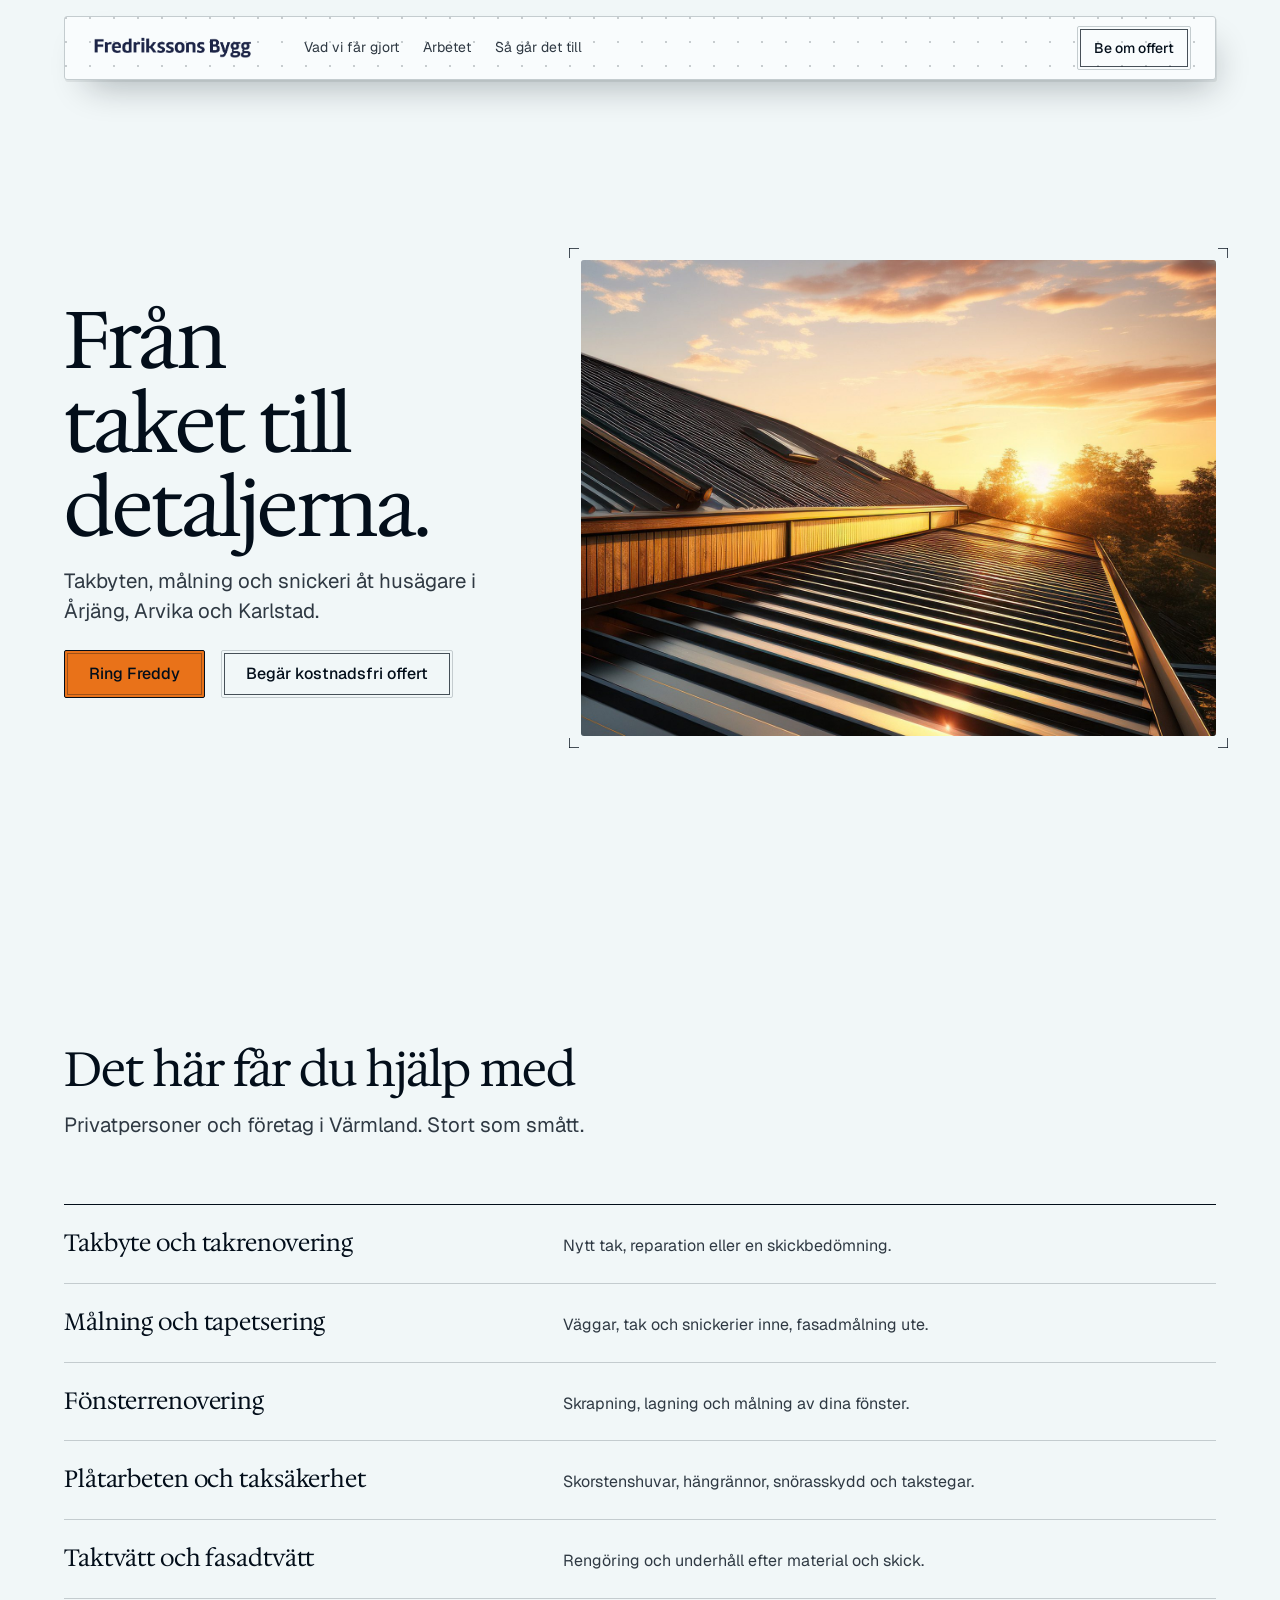
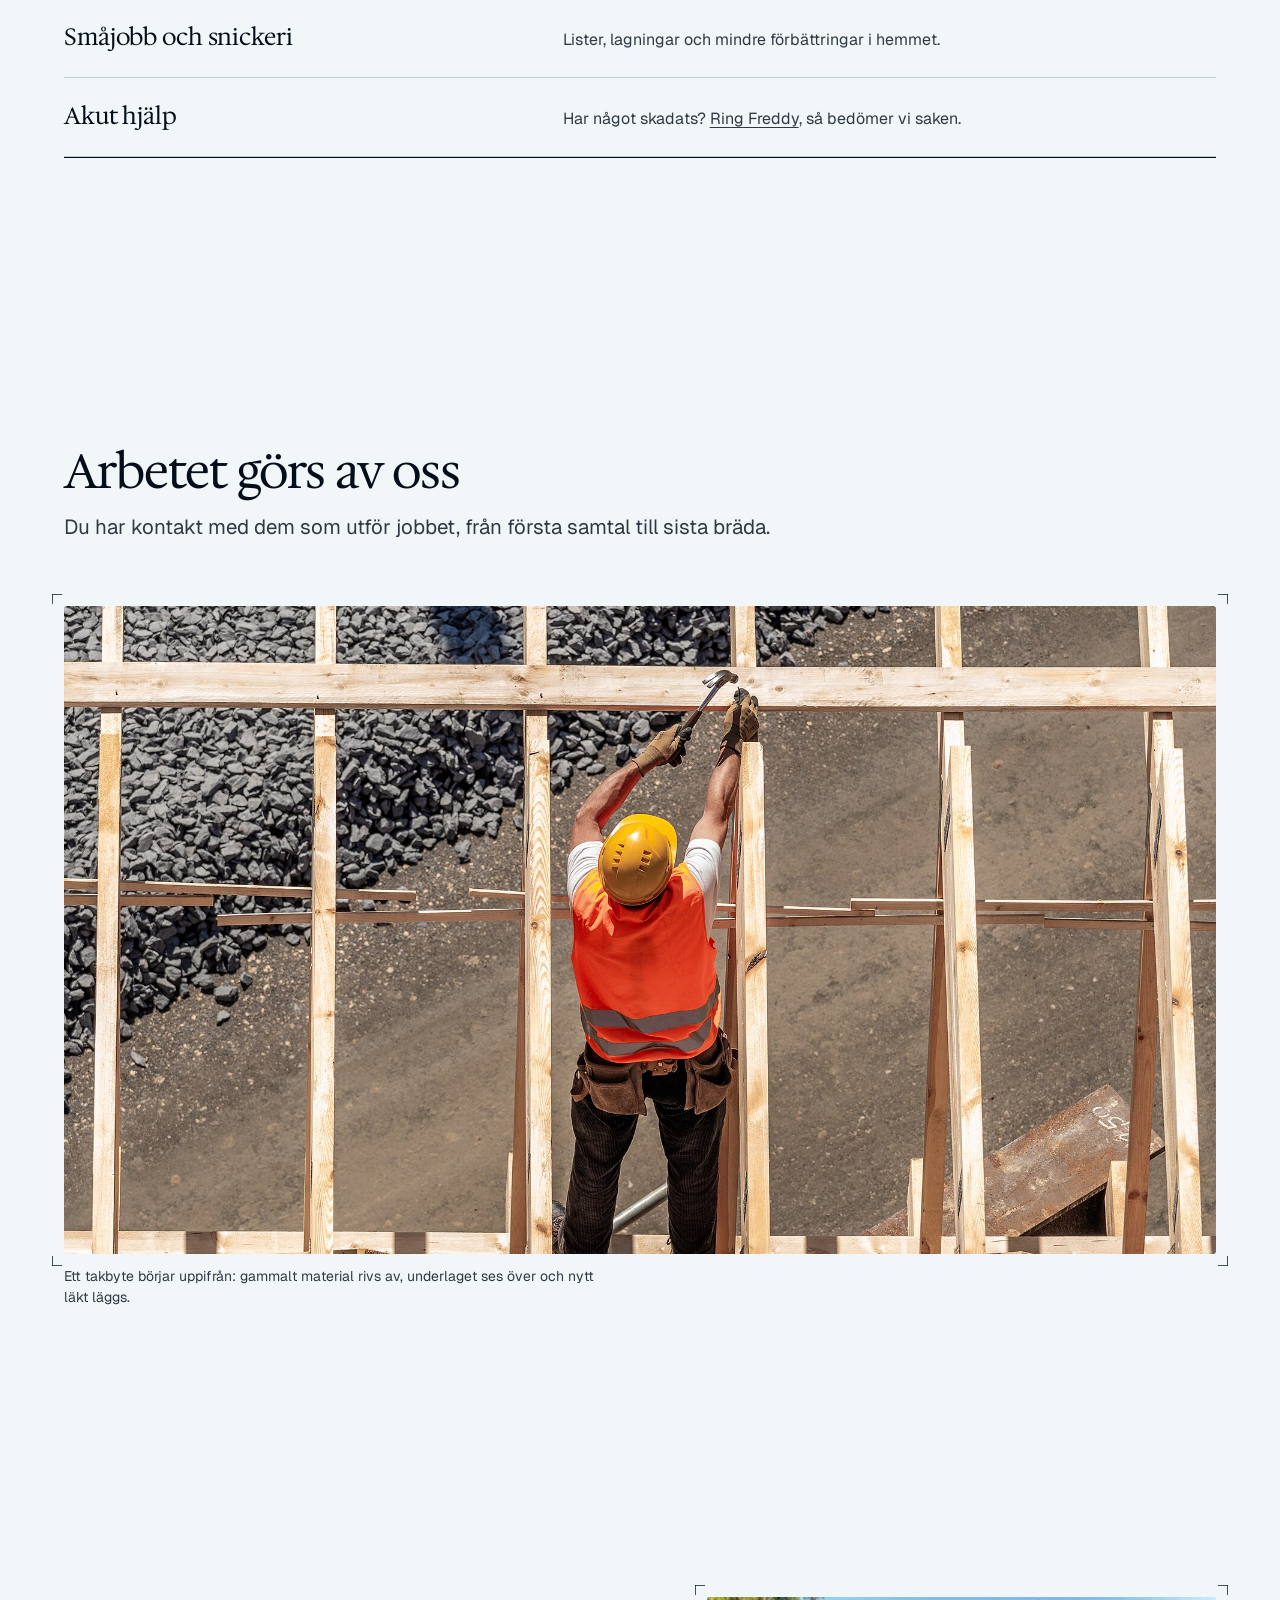
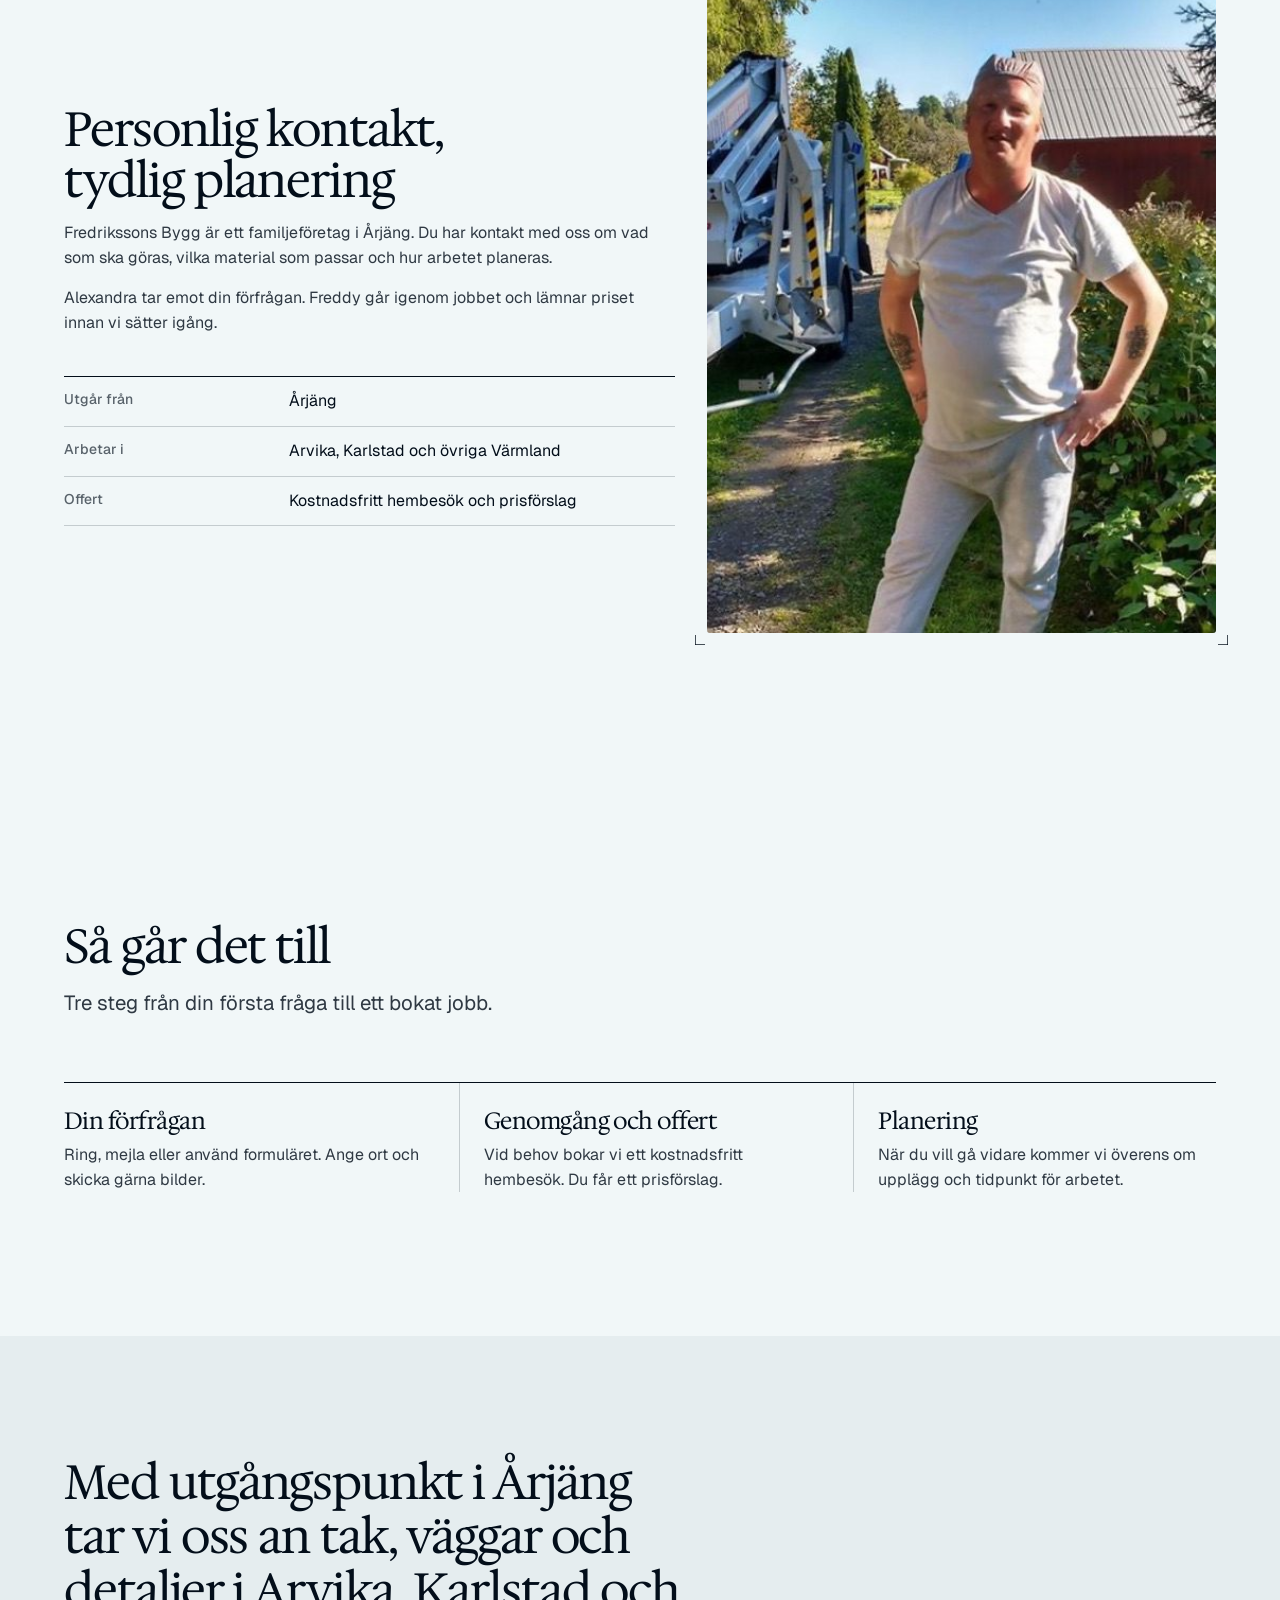
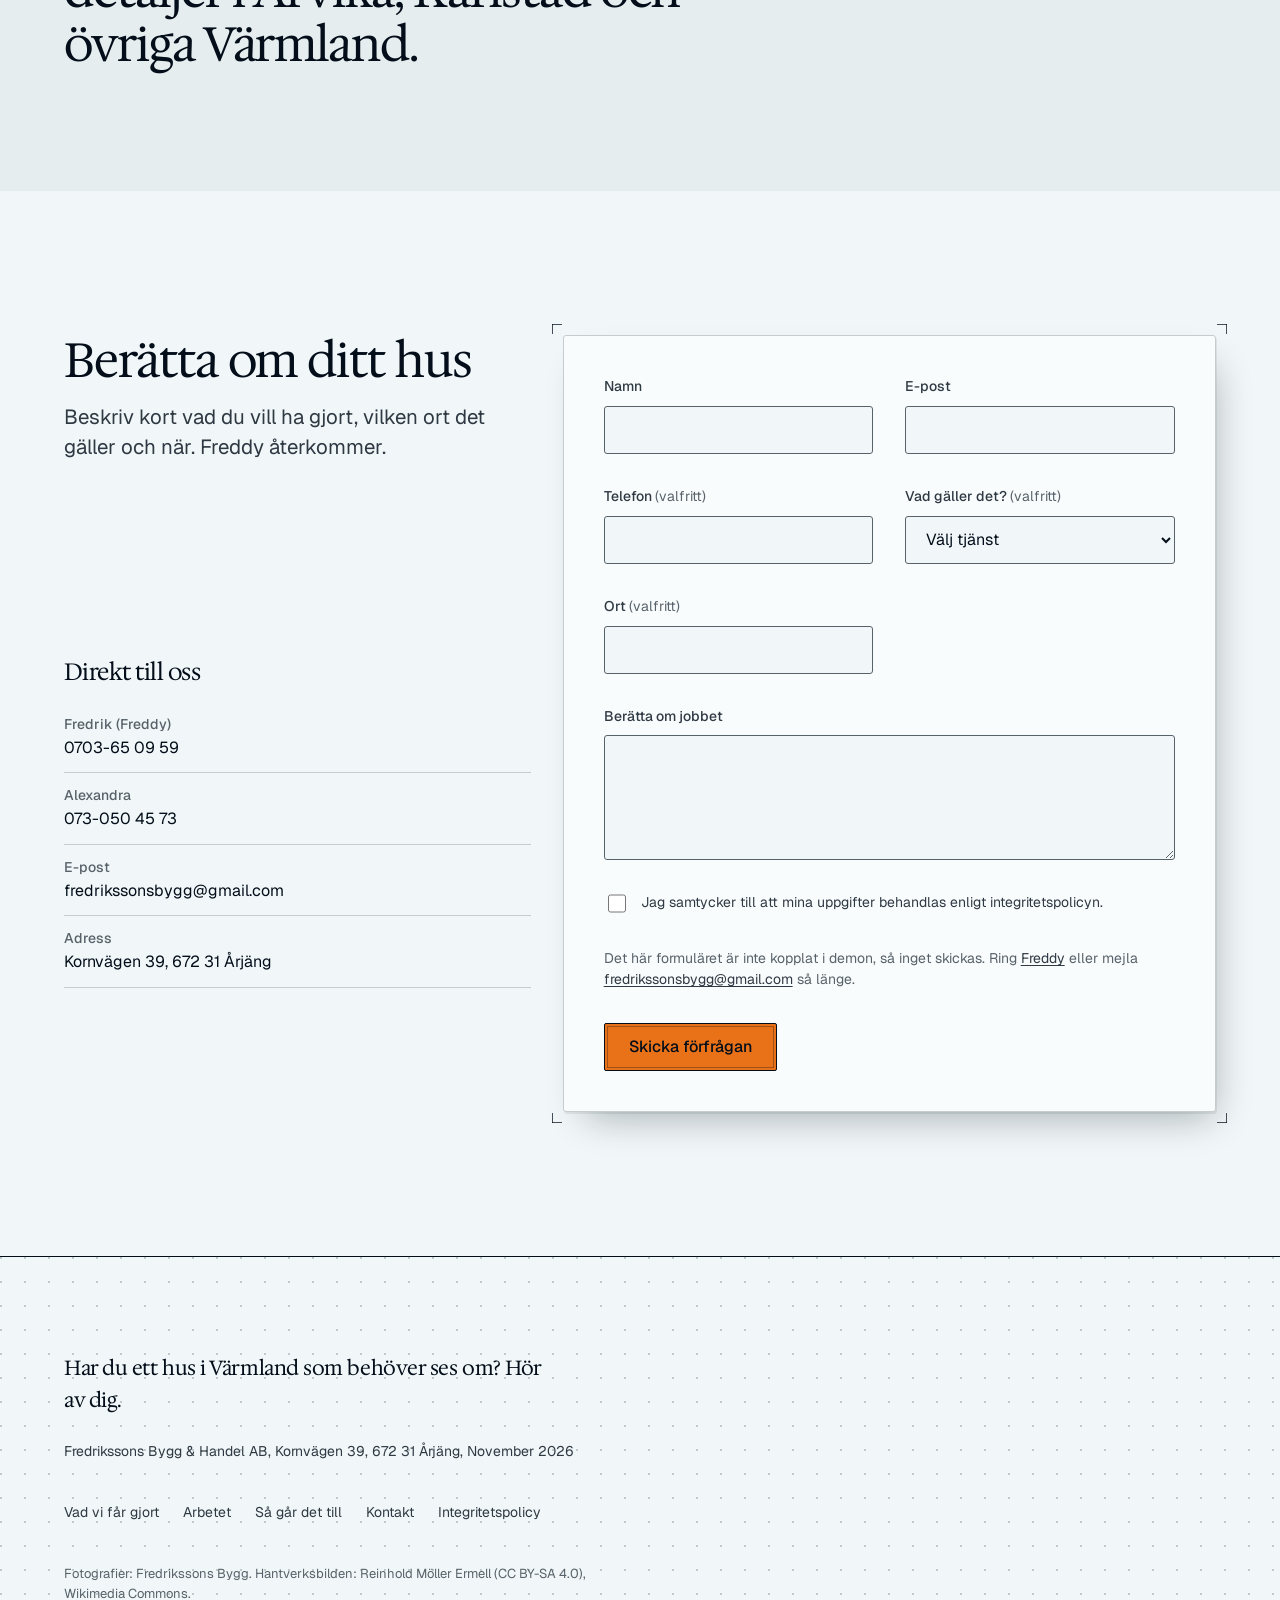
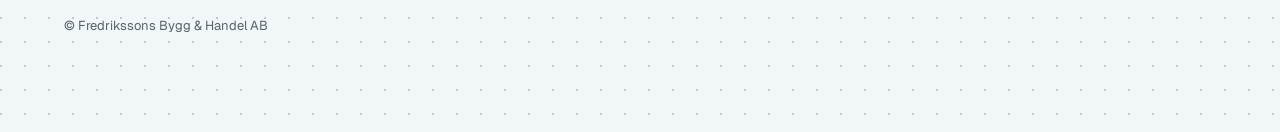
<file: index.html>
<!doctype html>
<html lang="sv">
<head>
<meta charset="utf-8">
<meta name="viewport" content="width=device-width, initial-scale=1">
<title>Fredrikssons Bygg: takbyte, målning och snickeri i Värmland</title>
<meta name="description" content="Familjeföretag i Årjäng. Takbyte, målning, fönsterrenovering och småjobb åt husägare i Arvika, Karlstad och övriga Värmland. Kostnadsfri offert.">
<meta name="theme-color" content="#f4f6f7">
<link rel="icon" href="files/favicon.png" type="image/png">
<meta property="og:type" content="website">
<meta property="og:title" content="Fredrikssons Bygg: takbyte, målning och snickeri i Värmland">
<meta property="og:description" content="Familjeföretag i Årjäng. Takbyte, målning, fönsterrenovering och småjobb åt husägare i Arvika, Karlstad och övriga Värmland.">
<meta property="og:image" content="https://oskarhellmer-dev.github.io/fredrikssonsbygg/files/tak.jpg">
<meta property="og:url" content="https://oskarhellmer-dev.github.io/fredrikssonsbygg/">
<meta property="og:locale" content="sv_SE">
<meta name="twitter:card" content="summary_large_image">
<link rel="preconnect" href="https://fonts.googleapis.com">
<link rel="preconnect" href="https://fonts.gstatic.com" crossorigin>
<link href="https://fonts.googleapis.com/css2?family=Hedvig+Letters+Serif:opsz@12..24&family=Geist:wght@400;500&display=swap" rel="stylesheet">
<link rel="stylesheet" href="style.css">
</head>
<body>

<a class="skip" href="#top">Hoppa till innehållet</a>

<header class="nav">
  <div class="container">
    <div class="nav__pill proof">
      <a class="brand" href="#top" aria-label="Fredrikssons Bygg, till toppen av sidan">
        <img src="files/logotyp.png" width="182" height="28" alt="Fredrikssons Bygg">
      </a>
      <nav class="nav__links" aria-label="Huvudmeny">
        <a href="#tjanster">Vad vi får gjort</a>
        <a href="#arbetet">Arbetet</a>
        <a href="#sa-gar-det-till">Så går det till</a>
      </nav>
      <a class="btn btn--quiet btn--nav" href="#kontakt">Be om offert</a>
    </div>
  </div>
</header>

<main id="top">

  <section class="hero" aria-label="Fredrikssons Bygg">
    <div class="container hero__grid">
      <div class="hero__txt">
        <h1>Från taket till detaljerna.</h1>
        <p class="lead">Takbyten, målning och snickeri åt husägare i Årjäng, Arvika och Karlstad.</p>
        <div class="hero__actions">
          <a class="btn btn--primary" href="tel:+46703650959">Ring Freddy</a>
          <a class="btn btn--quiet" href="#kontakt">Begär kostnadsfri offert</a>
        </div>
      </div>
      <div class="crop hero__frame">
        <figure class="hero__media" data-slot="hero" data-alt="Ert eget foto: ett färdigt tak i Värmland, gärna ert eget arbete i dagsljus">
          <img src="files/tak.jpg" width="2200" height="1122" alt="Nylagt plåttak i kvällsljus" fetchpriority="high" style="object-position:68% 46%">
        </figure>
      </div>
    </div>
  </section>

  <section class="section" id="tjanster">
    <div class="container">
      <div class="head">
        <h2>Det här får du hjälp med</h2>
        <p class="lead">Privatpersoner och företag i Värmland. Stort som smått.</p>
      </div>
      <ul class="rows">
        <li class="row">
          <h3>Takbyte och takrenovering</h3>
          <p>Nytt tak, reparation eller en skickbedömning.</p>
        </li>
        <li class="row">
          <h3>Målning och tapetsering</h3>
          <p>Väggar, tak och snickerier inne, fasadmålning ute.</p>
        </li>
        <li class="row">
          <h3>Fönsterrenovering</h3>
          <p>Skrapning, lagning och målning av dina fönster.</p>
        </li>
        <li class="row">
          <h3>Plåtarbeten och taksäkerhet</h3>
          <p>Skorstenshuvar, hängrännor, snörasskydd och takstegar.</p>
        </li>
        <li class="row">
          <h3>Taktvätt och fasadtvätt</h3>
          <p>Rengöring och underhåll efter material och skick.</p>
        </li>
        <li class="row">
          <h3>Småjobb och snickeri</h3>
          <p>Lister, lagningar och mindre förbättringar i hemmet.</p>
        </li>
        <li class="row">
          <h3>Akut hjälp</h3>
          <p>Har något skadats? <a href="tel:+46703650959">Ring Freddy</a>, så bedömer vi saken.</p>
        </li>
      </ul>
    </div>
  </section>

  <section class="section" id="arbetet">
    <div class="container">
      <div class="head">
        <h2>Arbetet görs av oss</h2>
        <p class="lead">Du har kontakt med dem som utför jobbet, från första samtal till sista bräda.</p>
      </div>
      <div class="crop">
        <figure class="photo photo--wide" data-slot="arbete" data-alt="Ert eget foto: en av era egna arbetsplatser, till exempel läkt eller pannor som läggs">
          <img src="files/hantverkare.jpg" width="1920" height="1440" alt="Hantverkare lägger läkt på ett underlag, sett uppifrån" loading="lazy" style="object-position:50% 42%">
        </figure>
      </div>
      <p class="caption">Ett takbyte börjar uppifrån: gammalt material rivs av, underlaget ses över och nytt läkt läggs.</p>
    </div>
  </section>

  <section class="section" id="om-oss">
    <div class="container split">
      <div class="split__txt">
        <h2>Personlig kontakt, tydlig planering</h2>
        <p>Fredrikssons Bygg är ett familjeföretag i Årjäng. Du har kontakt med oss om vad som ska göras, vilka material som passar och hur arbetet planeras.</p>
        <p>Alexandra tar emot din förfrågan. Freddy går igenom jobbet och lämnar priset innan vi sätter igång.</p>
        <dl class="facts">
          <div><dt>Utgår från</dt><dd>Årjäng</dd></div>
          <div><dt>Arbetar i</dt><dd>Arvika, Karlstad och övriga Värmland</dd></div>
          <div><dt>Offert</dt><dd>Kostnadsfritt hembesök och prisförslag</dd></div>
        </dl>
      </div>
      <div class="crop">
        <figure class="photo" data-slot="person" data-alt="Ert eget foto: Freddy, Alexandra eller ni två, gärna i arbetskläder">
          <img src="files/freddy.jpg" width="582" height="600" alt="En av oss utanför en arbetsplats" loading="lazy">
        </figure>
      </div>
    </div>
  </section>

  <section class="section" id="sa-gar-det-till">
    <div class="container">
      <div class="head">
        <h2>Så går det till</h2>
        <p class="lead">Tre steg från din första fråga till ett bokat jobb.</p>
      </div>
      <ol class="steps">
        <li>
          <h3>Din förfrågan</h3>
          <p>Ring, mejla eller använd formuläret. Ange ort och skicka gärna bilder.</p>
        </li>
        <li>
          <h3>Genomgång och offert</h3>
          <p>Vid behov bokar vi ett kostnadsfritt hembesök. Du får ett prisförslag.</p>
        </li>
        <li>
          <h3>Planering</h3>
          <p>När du vill gå vidare kommer vi överens om upplägg och tidpunkt för arbetet.</p>
        </li>
      </ol>
    </div>
  </section>

  <section class="section section--band" id="omrade">
    <div class="container">
      <p class="statement">Med utgångspunkt i Årjäng tar vi oss an tak, väggar och detaljer i Arvika, Karlstad och övriga Värmland.</p>
    </div>
  </section>

  <section class="section" id="kontakt">
    <div class="container">
      <div class="close">
        <div class="close__intro">
          <h2>Berätta om ditt hus</h2>
          <p class="lead">Beskriv kort vad du vill ha gjort, vilken ort det gäller och när. Freddy återkommer.</p>
        </div>
        <form class="form crop" id="offert" data-endpoint="">
          <p class="field">
            <label for="namn">Namn</label>
            <input id="namn" name="namn" type="text" autocomplete="name" required>
          </p>
          <p class="field">
            <label for="epost">E-post</label>
            <input id="epost" name="epost" type="email" autocomplete="email" required>
          </p>
          <p class="field">
            <label for="telefon">Telefon <span class="opt">(valfritt)</span></label>
            <input id="telefon" name="telefon" type="tel" autocomplete="tel" inputmode="tel">
          </p>
          <p class="field">
            <label for="tjanst">Vad gäller det? <span class="opt">(valfritt)</span></label>
            <select id="tjanst" name="tjanst">
              <option value="">Välj tjänst</option>
              <option>Takbyte eller takrenovering</option>
              <option>Målning eller tapetsering</option>
              <option>Fönsterrenovering</option>
              <option>Småjobb eller snickeri</option>
              <option>Taktvätt eller fasadtvätt</option>
              <option>Plåtarbeten eller taksäkerhet</option>
              <option>Annat eller flera tjänster</option>
            </select>
          </p>
          <p class="field">
            <label for="ort">Ort <span class="opt">(valfritt)</span></label>
            <input id="ort" name="ort" type="text" autocomplete="address-level2">
          </p>
          <p class="field field--wide">
            <label for="jobb">Berätta om jobbet</label>
            <textarea id="jobb" name="jobb" rows="4" required></textarea>
          </p>
          <p class="field field--check">
            <input id="samtycke" name="samtycke" type="checkbox" required>
            <label for="samtycke">Jag samtycker till att mina uppgifter behandlas enligt integritetspolicyn.</label>
          </p>
          <p class="form__note" data-note>Det här formuläret är inte kopplat i demon, så inget skickas. Ring <a href="tel:+46703650959">Freddy</a> eller mejla <a href="mailto:fredrikssonsbygg@gmail.com">fredrikssonsbygg@gmail.com</a> så länge.</p>
          <button type="submit" class="btn btn--primary">Skicka förfrågan</button>
        </form>
        <aside class="contact">
          <h3>Direkt till oss</h3>
          <dl class="contact__list">
            <div><dt>Fredrik (Freddy)</dt><dd><a href="tel:+46703650959">0703-65 09 59</a></dd></div>
            <div><dt>Alexandra</dt><dd><a href="tel:+46730504573">073-050 45 73</a></dd></div>
            <div><dt>E-post</dt><dd><a href="mailto:fredrikssonsbygg@gmail.com">fredrikssonsbygg@gmail.com</a></dd></div>
            <div><dt>Adress</dt><dd>Kornvägen 39, 672 31 Årjäng</dd></div>
          </dl>
        </aside>
      </div>
    </div>
  </section>

</main>

<footer class="footer proof">
  <div class="container">
    <p class="footer__close">Har du ett hus i Värmland som behöver ses om? Hör av dig.</p>
    <p class="footer__sign">Fredrikssons Bygg &amp; Handel AB, Kornvägen 39, 672 31 Årjäng, <time datetime="2026-11">November 2026</time></p>
    <nav class="footer__links" aria-label="Sidfot">
      <a href="#tjanster">Vad vi får gjort</a>
      <a href="#arbetet">Arbetet</a>
      <a href="#sa-gar-det-till">Så går det till</a>
      <a href="#kontakt">Kontakt</a>
      <a href="https://fredrikssonsbygg.se/integritetspolicy/">Integritetspolicy</a>
    </nav>
    <p class="footer__credits" data-credits>Fotografier: Fredrikssons Bygg. Hantverksbilden: Reinhold Möller Ermell (CC BY-SA 4.0), Wikimedia Commons.</p>
    <p class="footer__legal">© Fredrikssons Bygg &amp; Handel AB</p>
  </div>
</footer>

<script>
window.hallmarkSlots = (m) => { for (const [k, v] of Object.entries(m)) { const s = document.querySelector(`[data-slot="${k}"]`); if (!s) continue; const im = new Image(); im.src = typeof v === 'string' ? v : v.src; im.alt = (typeof v === 'object' && v.alt) || s.dataset.alt || ''; s.querySelectorAll(':scope > img').forEach((o) => o.remove()); s.prepend(im); } };
document.querySelectorAll('[data-slot] img').forEach((i) => { if (i.complete && !i.naturalWidth) i.remove(); else i.addEventListener('error', () => i.remove(), { once: true }); });
document.getElementById('offert').addEventListener('submit', (e) => e.preventDefault());
(function () {
  const links = [...document.querySelectorAll('.nav__links a[href^="#"], .footer__links a[href^="#"]')];
  const secs = links.map((a) => document.querySelector(a.getAttribute('href'))).filter(Boolean);
  if (!secs.length || !('IntersectionObserver' in window)) return;
  const io = new IntersectionObserver((entries) => {
    for (const e of entries) {
      if (!e.isIntersecting) continue;
      const id = '#' + e.target.id;
      links.forEach((a) => a.removeAttribute('aria-current'));
      links.filter((a) => a.getAttribute('href') === id).forEach((a) => a.setAttribute('aria-current', 'true'));
    }
  }, { rootMargin: '-45% 0px -50% 0px' });
  secs.forEach((s) => io.observe(s));
})();
</script>
</body>
</html>
</file>
<file: style.css>
/* Hallmark · shape: Work-led proof sheet (swapped from the draw's Feature Stack, which needs product screens the material has none of) · genre: editorial · theme: Studio (deal 1/3, drawn) · job: hire · draw: 2545f6
 * hero: Stage (Poster refused: the source photo is 2200px wide, too little for a full-bleed retina hero) · nav: floating bar (pill refused: Studio's corners are square) · footer: letter close · imagery: photographs, the family's own two plus one library frame credited in the footer · signature: the family's roof at dusk, framed and crop-marked
 * axes: light/roman-serif/warm · posture: restrained · contrast: pass · fold: pass · v2.0.0 */
/* Hallmark · pre-emit critique: P5 H4 E4 S5 R4 V4 · weakest: E, the services were about to become icon tiles; set them as rows under an ink rule instead */
/* Hallmark · sweep: sloplint --render clean, 0 FAIL 0 REFLEX 0 WARN at 1280/1440/1920/375 */
@import url("./tokens.css");
@import url("./base.css");

/* ---------- print marks (Studio): crop ticks on every printed piece ---------- */
html { scroll-behavior: smooth; }
.skip { position: absolute; top: var(--space-xs); left: var(--space-xs); z-index: var(--z-toast); padding: var(--space-sm) var(--space-md); background: var(--color-ink); color: var(--color-paper); border-radius: var(--radius-card); text-decoration: none; transform: translateY(-250%); }
.skip:focus { transform: none; }
.p404 > * + * { margin-top: var(--space-lg); }
.crop { position: relative; --l: 10px; --o: 12px; }
.crop::before {
  content: ""; position: absolute; inset: calc(-1 * var(--o)); pointer-events: none; z-index: var(--z-raised);
  background:
    linear-gradient(var(--color-mark), var(--color-mark)) 0 0 / var(--l) 1px no-repeat,
    linear-gradient(var(--color-mark), var(--color-mark)) 0 0 / 1px var(--l) no-repeat,
    linear-gradient(var(--color-mark), var(--color-mark)) 100% 0 / var(--l) 1px no-repeat,
    linear-gradient(var(--color-mark), var(--color-mark)) 100% 0 / 1px var(--l) no-repeat,
    linear-gradient(var(--color-mark), var(--color-mark)) 0 100% / var(--l) 1px no-repeat,
    linear-gradient(var(--color-mark), var(--color-mark)) 0 100% / 1px var(--l) no-repeat,
    linear-gradient(var(--color-mark), var(--color-mark)) 100% 100% / var(--l) 1px no-repeat,
    linear-gradient(var(--color-mark), var(--color-mark)) 100% 100% / 1px var(--l) no-repeat;
}

/* the theme's generated proof ground; never behind running text, never behind the whole page */
.proof { background-image: radial-gradient(circle at 1px 1px, var(--color-dot) 1px, transparent 1.4px); background-size: 24px 24px; }

/* the orange construction guide, rules only, never orange type */
.guide { display: block; width: var(--space-3xl); height: var(--rule-hair); background: var(--color-accent); margin-bottom: var(--space-lg); }

/* ---------- controls ---------- */
.btn {
  position: relative; display: inline-flex; align-items: center; justify-content: center; gap: var(--space-xs);
  min-height: 48px; padding: 0 var(--space-lg); border: var(--rule-hair) solid var(--color-ink); border-radius: 2px;
  background: transparent; color: var(--color-ink); font: 500 var(--text-md) / 1 var(--font-body);
  white-space: nowrap; text-decoration: none; cursor: pointer;
  transition: background-color var(--dur-short) var(--ease-out), color var(--dur-short) var(--ease-out), transform var(--dur-micro) var(--ease-out);
}
.btn::after { content: ""; position: absolute; inset: 2px; border: var(--rule-hair) solid var(--color-mark); pointer-events: none; }
.btn:hover { background: var(--color-paper-2); }
.btn:active { transform: translateY(1px); }
.btn:focus-visible { outline: 2px solid var(--color-focus); outline-offset: 2px; }
.btn:disabled, .btn[aria-disabled="true"] { opacity: 0.55; cursor: not-allowed; transform: none; }
.btn--primary { background: var(--color-accent); color: var(--color-accent-ink); border-color: var(--color-ink); }
.btn--primary:hover { background: color-mix(in oklab, var(--color-accent) 84%, var(--color-ink)); }
.btn--primary::after { border-color: color-mix(in oklab, var(--color-accent-ink) 32%, transparent); }
.btn--quiet { border-color: var(--color-rule); }
.btn--quiet:hover { background: var(--color-paper-2); }
.btn--ghost { color: var(--color-paper); border-color: color-mix(in oklab, var(--color-paper) 62%, transparent); }
.btn--ghost:hover { background: color-mix(in oklab, var(--color-paper) 16%, transparent); }
.btn--ghost::after { border-color: color-mix(in oklab, var(--color-paper) 28%, transparent); }

/* ---------- nav: a floating proof bar ---------- */
.nav { position: sticky; top: 0; z-index: var(--z-sticky-nav); padding-block: var(--space-md); }
.nav__pill {
  display: flex; align-items: center; gap: var(--space-lg); min-height: 64px;
  padding-inline: var(--space-lg); background-color: var(--color-paper-hi);
  border: var(--rule-hair) solid var(--color-rule); border-radius: var(--radius-card); box-shadow: var(--shadow-sheet);
}
.brand { display: inline-flex; align-items: center; }
.brand img { height: 26px; width: auto; }
.nav__links { display: flex; gap: var(--space-lg); margin-inline-start: var(--space-lg); }
.nav__links a { font-size: var(--text-sm); color: var(--color-ink-2); text-decoration: none; }
.nav__links a:hover { color: var(--color-ink); text-decoration: underline; text-decoration-color: var(--color-accent); text-underline-offset: 0.24em; }
.nav__links a[aria-current="true"] { color: var(--color-ink); text-decoration: underline; text-decoration-color: var(--color-accent); text-underline-offset: 0.24em; }
.btn--nav { margin-inline-start: auto; min-height: 44px; padding: 0 var(--space-md); font-size: var(--text-sm); }

/* ---------- hero: Stage (a framed proof, not a full-bleed poster) ---------- */
:root { --nav-h: calc(64px + var(--space-md) * 2); }
.hero__grid { display: grid; grid-template-columns: minmax(0, 5fr) minmax(0, 7fr); gap: var(--space-2xl); align-items: center; min-height: calc(100dvh - var(--nav-h)); padding-block: var(--space-2xl); }
.hero__txt { max-width: 34rem; }
.hero .lead { margin-top: var(--space-md); color: var(--color-ink-2); }
.hero__actions { display: flex; flex-wrap: wrap; gap: var(--space-md); margin-top: var(--space-lg); }
.hero__frame { width: 100%; }
.hero__media { margin: 0; aspect-ratio: 4 / 3; border-radius: var(--radius-card); outline: var(--rule-hair) solid color-mix(in oklab, var(--color-ink) 8%, transparent); outline-offset: -1px; }

/* ---------- sections ---------- */
.section { padding-block: var(--section-gap); }
.head { margin-bottom: var(--space-2xl); }
.head h2 { margin-bottom: var(--space-md); }
.head .lead { color: var(--color-ink-2); }

/* rows: the services as an index under an ink rule */
.rows { list-style: none; margin: 0; padding: 0; border-top: var(--rule-hair) solid var(--color-ink); border-bottom: var(--rule-hair) solid var(--color-ink); }
.row {
  display: grid; grid-template-columns: minmax(0, 5fr) minmax(0, 7fr); gap: var(--gap-columns); align-items: baseline;
  padding-block: var(--space-lg); border-bottom: var(--rule-hair) solid var(--color-rule);
  animation: rise var(--dur-long) var(--ease-out) both;
}
.rows .row:nth-child(2) { animation-delay: 40ms; }
.rows .row:nth-child(3) { animation-delay: 80ms; }
.rows .row:nth-child(4) { animation-delay: 120ms; }
.rows .row:nth-child(5) { animation-delay: 160ms; }
.rows .row:nth-child(6) { animation-delay: 200ms; }
.rows .row:nth-child(7) { animation-delay: 240ms; }
.row h3 { font-size: var(--text-title); letter-spacing: -0.005em; }
.row p { color: var(--color-ink-2); max-width: 62ch; }
@keyframes rise { from { opacity: 0; transform: translateY(10px); } to { opacity: 1; transform: none; } }

/* photographs */
.photo { width: 100%; margin: 0; border-radius: var(--radius-card); outline: var(--rule-hair) solid color-mix(in oklab, var(--color-ink) 8%, transparent); outline-offset: -1px; }
.photo--wide { aspect-ratio: 16 / 9; min-height: 360px; }
#om-oss .photo { aspect-ratio: 4 / 5; min-height: 440px; }
.caption { margin-top: var(--space-sm); font-size: var(--text-sm); color: var(--color-ink-2); max-width: 62ch; }

/* split: the family */
.split { display: grid; grid-template-columns: minmax(0, 6fr) minmax(0, 5fr); gap: var(--gap-columns); align-items: center; }
.split__txt h2 { margin-bottom: var(--space-md); }
.split__txt p { color: var(--color-ink-2); margin-bottom: var(--space-md); max-width: 60ch; }
.facts { margin: var(--space-xl) 0 0; border-top: var(--rule-hair) solid var(--color-ink); }
.facts > div { display: grid; grid-template-columns: minmax(0, 1fr) minmax(0, 2fr); gap: var(--gap-columns); padding-block: var(--space-sm); border-bottom: var(--rule-hair) solid var(--color-rule); }
.facts dt, .contact__list dt { font-size: var(--text-sm); font-weight: 500; color: var(--color-muted); }
.facts dd { margin: 0; }

/* steps: a real ordered list, no ordinal labels */
.steps { list-style: none; margin: 0; padding: 0; display: grid; grid-template-columns: repeat(3, minmax(0, 1fr)); gap: var(--gap-columns); border-top: var(--rule-hair) solid var(--color-ink); }
.steps li { padding-block: var(--space-lg) 0; }
.steps li + li { padding-inline-start: var(--space-lg); border-inline-start: var(--rule-hair) solid var(--color-rule); }
.steps h3 { margin-bottom: var(--space-xs); }
.steps p { color: var(--color-ink-2); }

/* statement band */
.section--band { background: var(--color-paper-2); padding-block: var(--section-gap-s); }
.statement { font-family: var(--font-display); font-weight: var(--display-weight); font-size: var(--text-section); line-height: 1.12; letter-spacing: var(--tracking-display); max-width: 24ch; }

/* close: the quote form beside the head, the direct lines beneath it */
.close { display: grid; grid-template-columns: minmax(0, 5fr) minmax(0, 7fr); gap: var(--gap-columns); align-items: start; }
.close__intro { grid-column: 1; }
.close__intro h2 { margin-bottom: var(--space-md); }
.close__intro .lead { color: var(--color-ink-2); margin-bottom: var(--space-xl); }
.contact { grid-column: 1; }
.form {
  display: grid; grid-template-columns: repeat(2, minmax(0, 1fr)); gap: var(--gap-columns);
  background-color: var(--color-paper-hi); border: var(--rule-hair) solid var(--color-rule); border-radius: var(--radius-card);
  box-shadow: var(--shadow-sheet); padding: var(--space-xl); grid-column: 2; grid-row: 1 / span 2;
}
.field { display: flex; flex-direction: column; gap: var(--space-xs); margin: 0; }
.field--wide, .field--check, .form__note, .form .btn { grid-column: 1 / -1; }
.field label { font-size: var(--text-sm); font-weight: 500; color: var(--color-ink-2); }
.opt { font-weight: 400; color: var(--color-muted); }
input[type="text"], input[type="email"], input[type="tel"], select, textarea {
  min-height: 48px; padding-inline: var(--space-md); background: var(--color-paper); color: var(--color-ink);
  border: var(--rule-hair) solid var(--color-muted); border-radius: 3px; font-size: var(--text-md);
}
textarea { padding-block: var(--space-sm); resize: vertical; }
input:focus-visible, select:focus-visible, textarea:focus-visible { outline: 2px solid var(--color-focus); outline-offset: 0; }
input:disabled, select:disabled, textarea:disabled { opacity: 0.55; cursor: not-allowed; }
.field--check { flex-direction: row; align-items: flex-start; gap: var(--space-sm); }
.field--check input { min-height: 0; width: 1.15rem; height: 1.15rem; margin-block-start: 2px; flex-shrink: 0; }
.field--check label { font-weight: 400; }
.form__note { font-size: var(--text-sm); color: var(--color-muted); max-width: 62ch; }
.form__note a { color: var(--color-ink-2); }
.form .btn { justify-self: start; }
.contact h3 { margin-bottom: var(--space-md); }
.contact__list { margin: 0; }
.contact__list > div { padding-block: var(--space-sm); border-bottom: var(--rule-hair) solid var(--color-rule); }
.contact__list dd { margin: 0; }
.contact__list a { text-decoration-color: transparent; }
.contact__list a:hover { text-decoration-color: var(--color-accent); }

/* ---------- footer: a letter close ---------- */
.footer { border-top: var(--rule-hair) solid var(--color-ink); padding-block: var(--space-3xl); }
.footer__close { font-family: var(--font-display); font-weight: var(--display-weight); font-size: var(--text-lead); letter-spacing: var(--tracking-display); max-width: 44ch; margin-bottom: var(--space-lg); }
.footer__sign { font-size: var(--text-sm); color: var(--color-ink-2); margin-bottom: var(--space-xl); }
.footer__links { display: flex; flex-wrap: wrap; gap: var(--space-lg); margin-bottom: var(--space-xl); }
.footer__links a { font-size: var(--text-sm); color: var(--color-ink-2); text-decoration: none; }
.footer__links a:hover { color: var(--color-ink); text-decoration: underline; text-decoration-color: var(--color-accent); text-underline-offset: 0.24em; }
.footer__credits { font-size: var(--text-xs); color: var(--color-muted); margin-bottom: var(--space-sm); max-width: 72ch; }
.footer__legal { font-size: var(--text-xs); color: var(--color-muted); }

/* ---------- responsive ---------- */
@media (max-width: 60rem) {
  .hero__grid { display: flex; flex-direction: column; align-items: stretch; gap: var(--space-xl); min-height: 0; padding-block: 0 var(--space-2xl); }
  .hero__frame { order: -1; width: 100%; }
  .hero__media { aspect-ratio: auto; height: 46svh; }
  .hero__txt { padding-block-start: var(--space-2xl); }
  .photo--wide, #om-oss .photo { min-height: 0; }
  .nav__links { display: none; }
  .split, .close { grid-template-columns: minmax(0, 1fr); gap: var(--space-2xl); }
  .close__intro, .contact, .form { grid-column: 1; grid-row: auto; }
  #om-oss .photo { order: -1; }
  .steps { grid-template-columns: minmax(0, 1fr); }
  .steps li + li { border-inline-start: 0; padding-inline-start: 0; border-top: var(--rule-hair) solid var(--color-rule); }
  .statement { max-width: 32ch; }
}
@media (max-width: 40rem) {
  .row { grid-template-columns: minmax(0, 1fr); gap: var(--space-xs); }
  .form { grid-template-columns: minmax(0, 1fr); }
  .hero__actions .btn { flex: 1 1 auto; }
}
</file>
